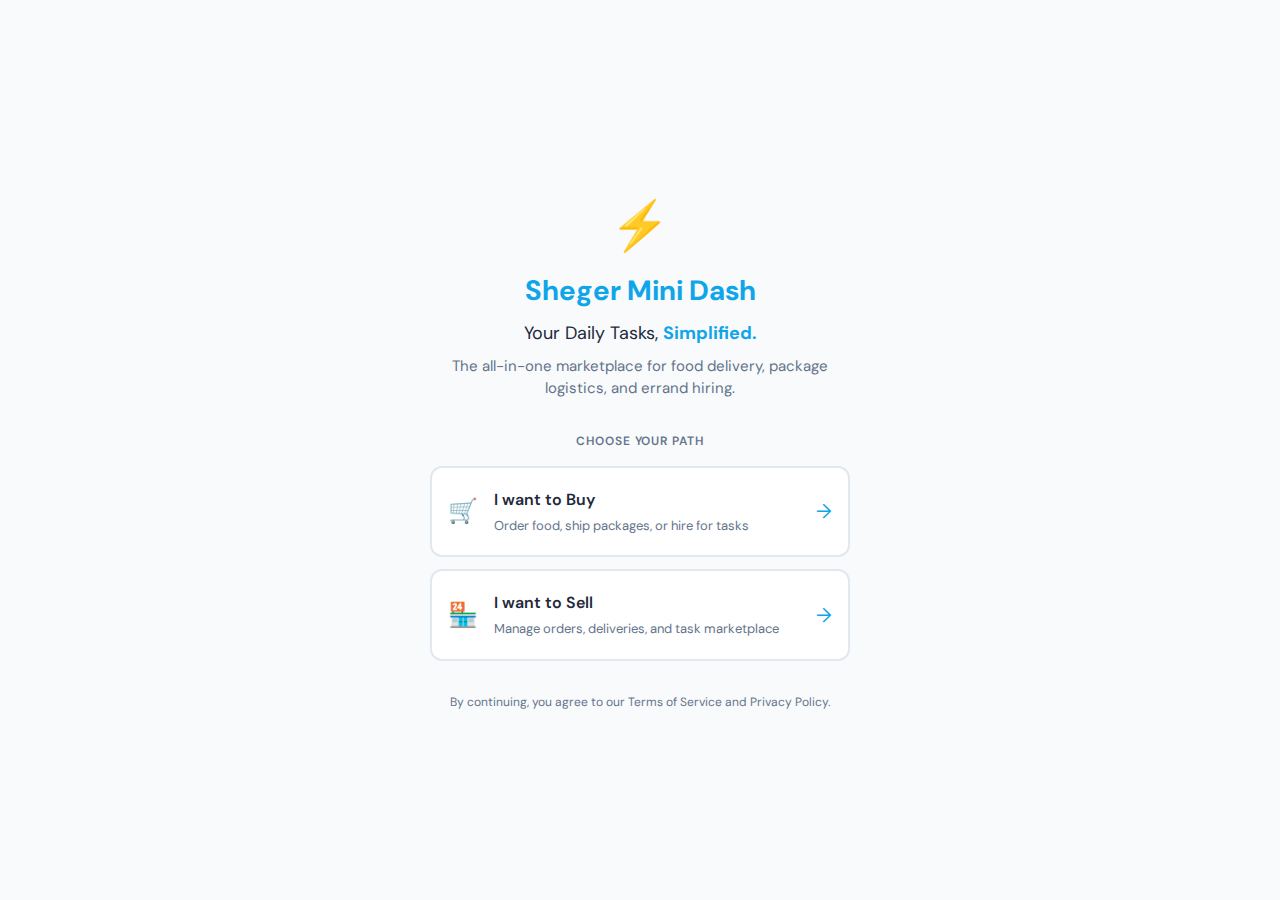
<file: index.html>
<!DOCTYPE html>
<html lang="en">
<head>
  <meta charset="UTF-8">
  <meta name="viewport" content="width=device-width, initial-scale=1.0">
  <title>Sheger Mini Dash | Welcome</title>
  <link rel="stylesheet" href="style.css">
  <link href="https://fonts.googleapis.com/css2?family=DM+Sans:wght@400;500;600;700&display=swap" rel="stylesheet">
</head>
<body>
  <div class="onboarding-page">
    <div class="onboarding-content">
      <div class="onboarding-logo">⚡</div>
      <h1 class="onboarding-title">Sheger Mini Dash</h1>
      <p class="onboarding-tagline">Your Daily Tasks, <strong>Simplified.</strong></p>
      <p class="onboarding-desc">The all-in-one marketplace for food delivery, package logistics, and errand hiring.</p>
      
      <p class="choose-path-label">CHOOSE YOUR PATH</p>
      <div class="path-cards">
        <a href="buyer-food.html" class="path-card">
          <span class="path-icon">🛒</span>
          <div class="path-text">
            <span class="path-title">I want to Buy</span>
            <span class="path-desc">Order food, ship packages, or hire for tasks</span>
          </div>
          <span class="path-arrow">→</span>
        </a>
        <a href="seller-dashboard.html" class="path-card">
          <span class="path-icon">🏪</span>
          <div class="path-text">
            <span class="path-title">I want to Sell</span>
            <span class="path-desc">Manage orders, deliveries, and task marketplace</span>
          </div>
          <span class="path-arrow">→</span>
        </a>
      </div>
      
      <p class="onboarding-footer">By continuing, you agree to our Terms of Service and Privacy Policy.</p>
    </div>
  </div>
</body>
</html>
</file>
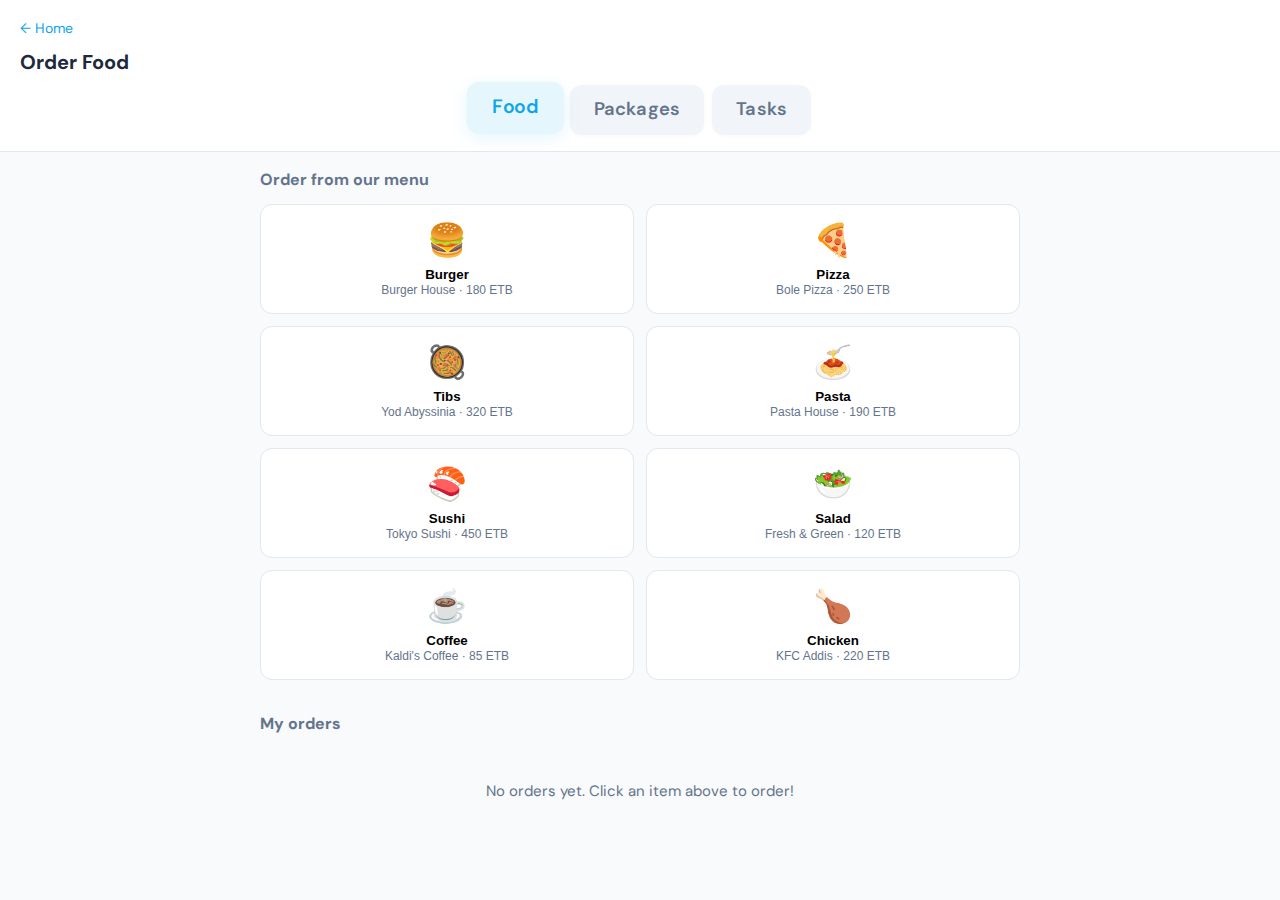
<file: buyer-food.html>
<!DOCTYPE html>
<html lang="en">
<head>
  <meta charset="UTF-8">
  <meta name="viewport" content="width=device-width, initial-scale=1.0">
  <title>Order Food | Sheger Mini Dash</title>
  <link rel="stylesheet" href="style.css">
  <link rel="stylesheet" href="buyer-food.css">
  <link href="https://fonts.googleapis.com/css2?family=DM+Sans:wght@400;500;600;700&display=swap" rel="stylesheet">
</head>
<body class="buyer-page">
  <header class="page-header">
    <a href="index.html" class="back-link">← Home</a>
    <h1>Order Food</h1>
    <nav class="page-nav">
      <a href="buyer-food.html" class="active">Food</a>
      <a href="buyer-packages.html">Packages</a>
      <a href="buyer-tasks.html">Tasks</a>
    </nav>
  </header>

  <main class="page-main">
    <section class="items-section">
      <h2>Order from our menu</h2>
      <div class="item-grid" id="food-items-grid"></div>
    </section>
    <section class="orders-section">
      <h2>My orders</h2>
      <div class="cards-grid" id="buyer-food-orders-list"></div>
    </section>
  </main>

  <script src="shared.js"></script>
  <script src="buyer-food.js"></script>
</body>
</html>
</file>
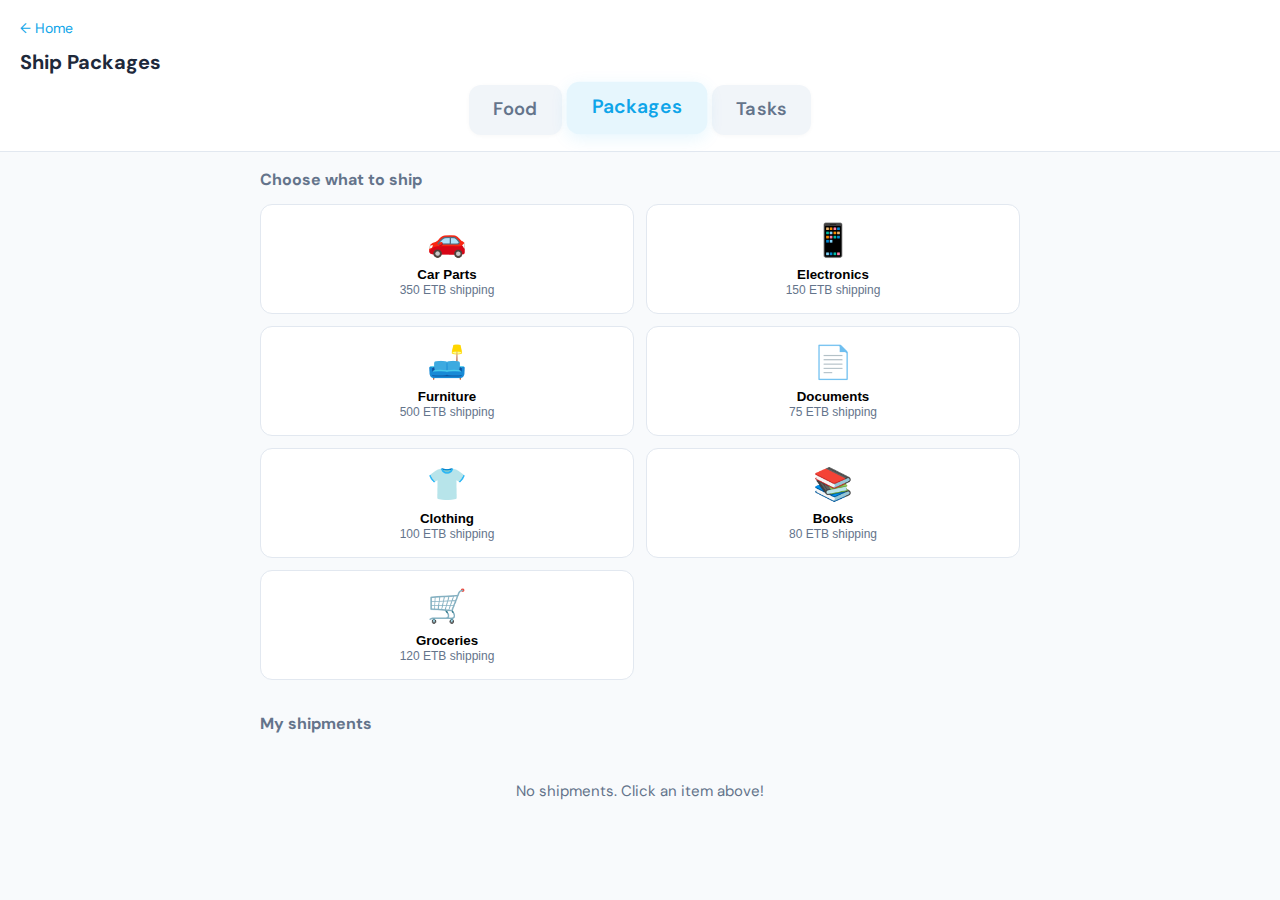
<file: buyer-packages.html>
<!DOCTYPE html>
<html lang="en">
<head>
  <meta charset="UTF-8">
  <meta name="viewport" content="width=device-width, initial-scale=1.0">
  <title>Ship Packages | Sheger Mini Dash</title>
  <link rel="stylesheet" href="style.css">
  <link rel="stylesheet" href="buyer-packages.css">
  <link href="https://fonts.googleapis.com/css2?family=DM+Sans:wght@400;500;600;700&display=swap" rel="stylesheet">
</head>
<body class="buyer-page">
  <header class="page-header">
    <a href="index.html" class="back-link">← Home</a>
    <h1>Ship Packages</h1>
    <nav class="page-nav">
      <a href="buyer-food.html">Food</a>
      <a href="buyer-packages.html" class="active">Packages</a>
      <a href="buyer-tasks.html">Tasks</a>
    </nav>
  </header>

  <main class="page-main">
    <section class="items-section">
      <h2>Choose what to ship</h2>
      <div class="item-grid" id="package-items-grid"></div>
    </section>
    <section class="orders-section">
      <h2>My shipments</h2>
      <div class="cards-grid" id="buyer-packages-list"></div>
    </section>
  </main>

  <script src="shared.js"></script>
  <script src="buyer-packages.js"></script>
</body>
</html>
</file>
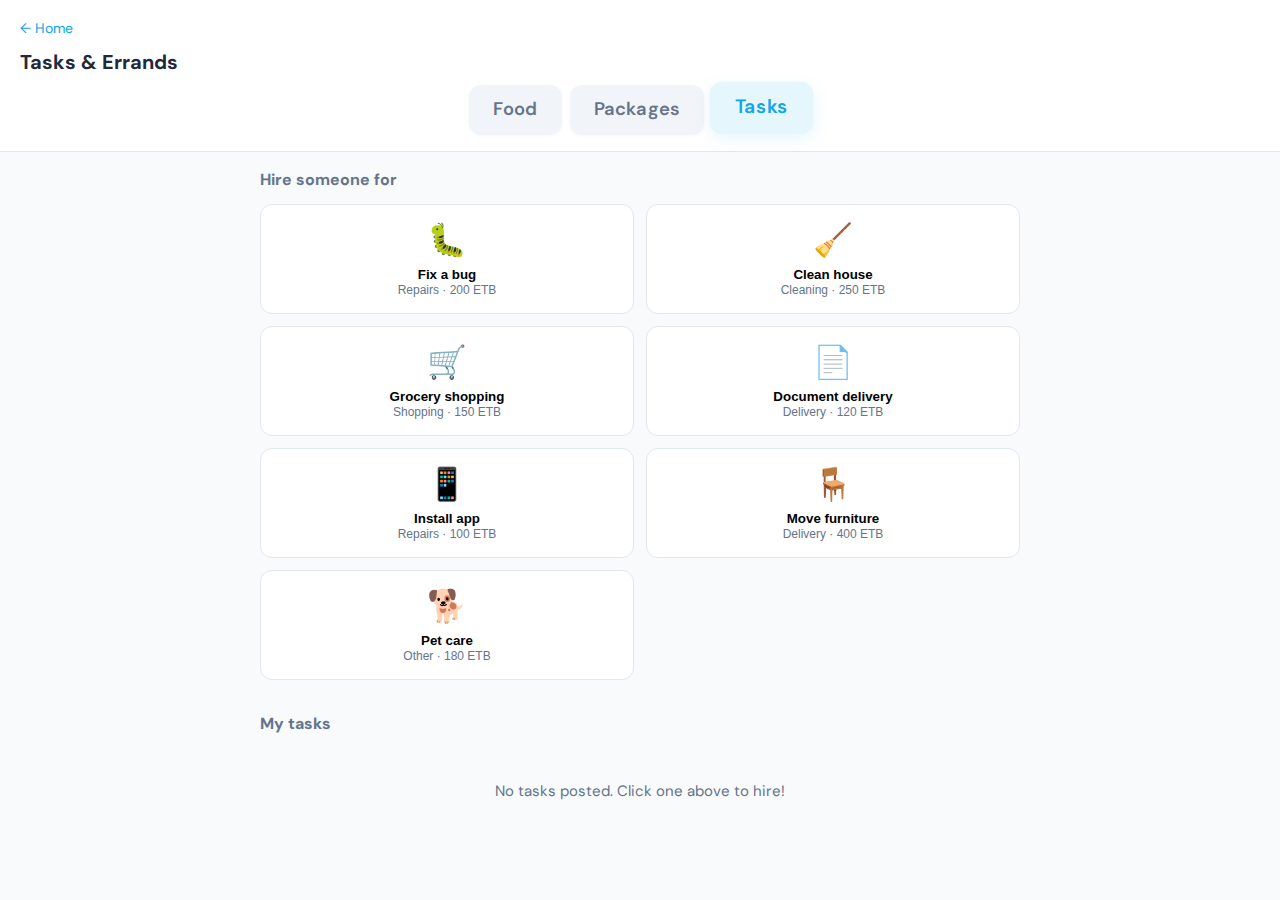
<file: buyer-tasks.html>
<!DOCTYPE html>
<html lang="en">
<head>
  <meta charset="UTF-8">
  <meta name="viewport" content="width=device-width, initial-scale=1.0">
  <title>Tasks & Errands | Sheger Mini Dash</title>
  <link rel="stylesheet" href="style.css">
  <link rel="stylesheet" href="buyer-tasks.css">
  <link href="https://fonts.googleapis.com/css2?family=DM+Sans:wght@400;500;600;700&display=swap" rel="stylesheet">
</head>
<body class="buyer-page">
  <header class="page-header">
    <a href="index.html" class="back-link">← Home</a>
    <h1>Tasks & Errands</h1>
    <nav class="page-nav">
      <a href="buyer-food.html">Food</a>
      <a href="buyer-packages.html">Packages</a>
      <a href="buyer-tasks.html" class="active">Tasks</a>
    </nav>
  </header>

  <main class="page-main">
    <section class="items-section">
      <h2>Hire someone for</h2>
      <div class="item-grid" id="task-items-grid"></div>
    </section>
    <section class="orders-section">
      <h2>My tasks</h2>
      <div class="cards-grid" id="buyer-tasks-list"></div>
    </section>
  </main>

  <script src="shared.js"></script>
  <script src="buyer-tasks.js"></script>
</body>
</html>
</file>
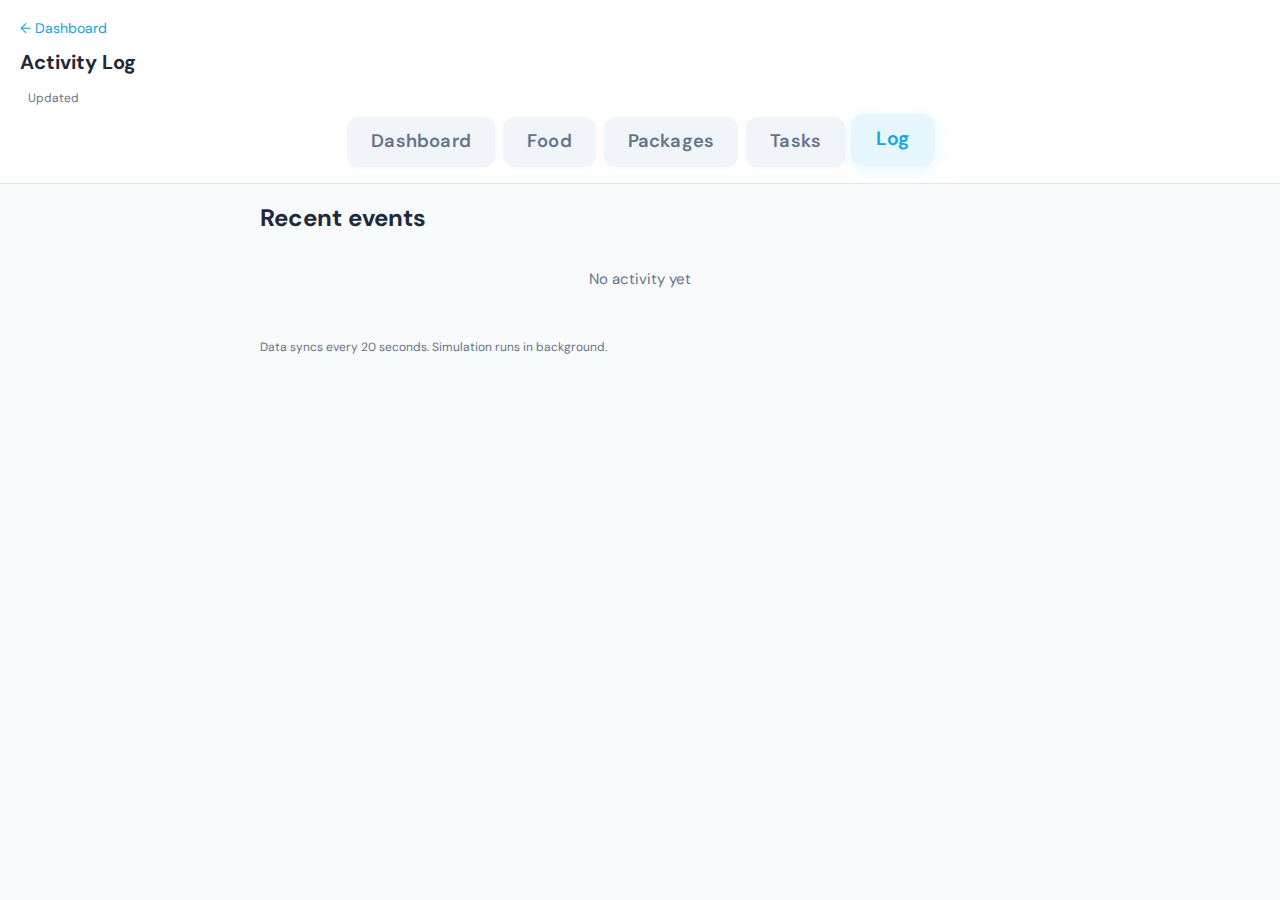
<file: seller-activity.html>
<!DOCTYPE html>
<html lang="en">
<head>
  <meta charset="UTF-8">
  <meta name="viewport" content="width=device-width, initial-scale=1.0">
  <title>Activity Log | Sheger Mini Dash</title>
  <link rel="stylesheet" href="style.css">
  <link rel="stylesheet" href="seller.css">
  <link href="https://fonts.googleapis.com/css2?family=DM+Sans:wght@400;500;600;700&display=swap" rel="stylesheet">
</head>
<body class="seller-page">
  <header class="page-header">
    <a href="seller-dashboard.html" class="back-link">← Dashboard</a>
    <h1>Activity Log</h1>
    <span class="pulse-badge" id="pulse-time">Updated</span>
    <nav class="page-nav">
      <a href="seller-dashboard.html">Dashboard</a>
      <a href="seller-food.html">Food</a>
      <a href="seller-packages.html">Packages</a>
      <a href="seller-tasks.html">Tasks</a>
      <a href="seller-activity.html" class="active">Log</a>
    </nav>
  </header>

  <main class="page-main">
    <h2>Recent events</h2>
    <div class="activity-list" id="activity-log"></div>
    <p class="disclaimer">Data syncs every 20 seconds. Simulation runs in background.</p>
  </main>

  <script src="shared.js"></script>
  <script src="seller-activity.js"></script>
</body>
</html>
</file>
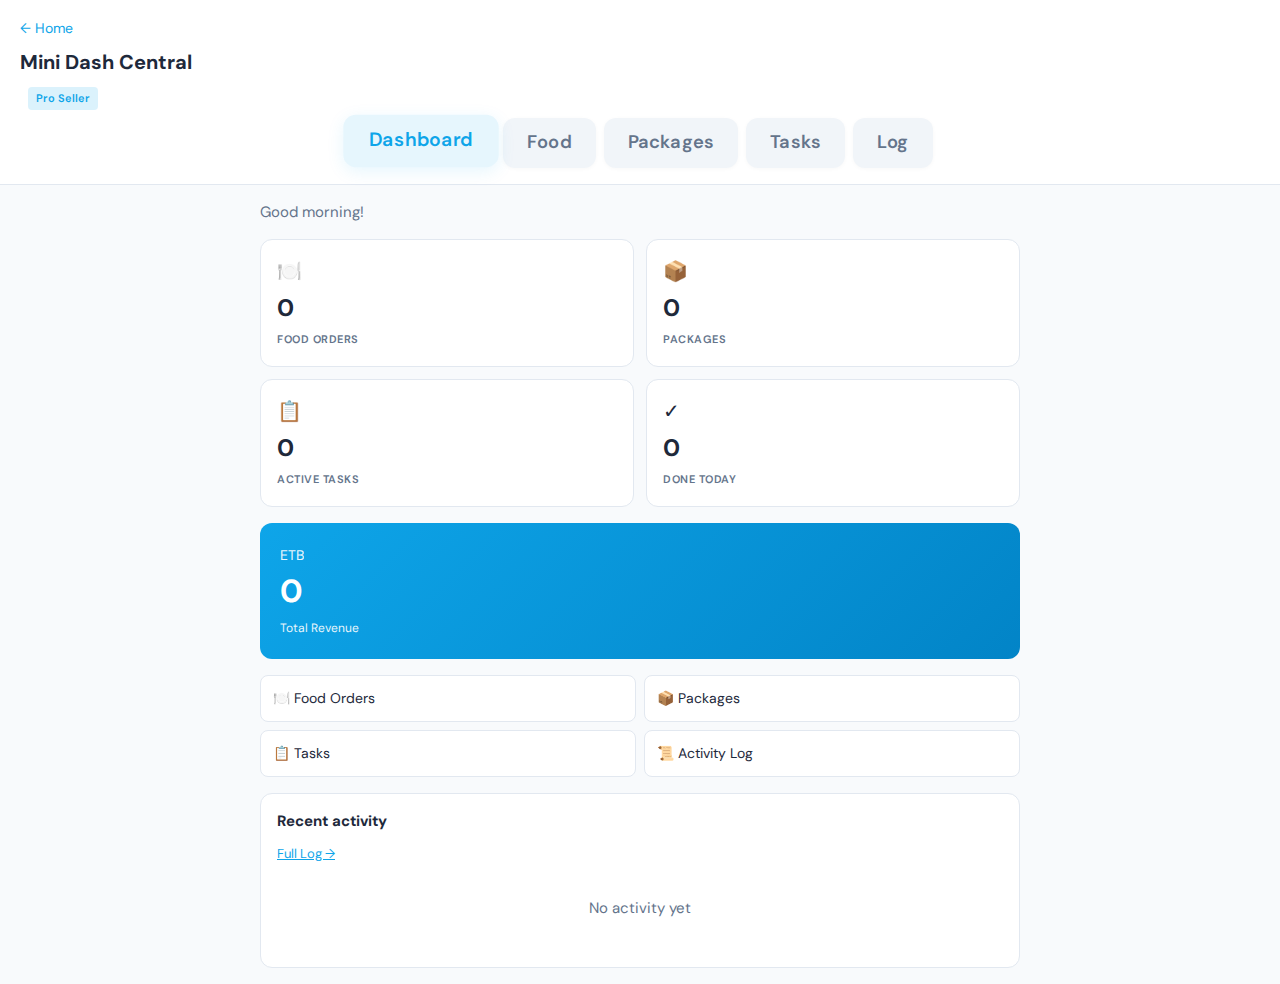
<file: seller-dashboard.html>
<!DOCTYPE html>
<html lang="en">
<head>
  <meta charset="UTF-8">
  <meta name="viewport" content="width=device-width, initial-scale=1.0">
  <title>Dashboard | Sheger Mini Dash</title>
  <link rel="stylesheet" href="style.css">
  <link rel="stylesheet" href="seller.css">
  <link href="https://fonts.googleapis.com/css2?family=DM+Sans:wght@400;500;600;700&display=swap" rel="stylesheet">
</head>
<body class="seller-page">
  <header class="page-header seller-header">
    <a href="index.html" class="back-link">← Home</a>
    <h1>Mini Dash Central</h1>
    <span class="pro-badge">Pro Seller</span>
    <nav class="page-nav">
      <a href="seller-dashboard.html" class="active">Dashboard</a>
      <a href="seller-food.html">Food</a>
      <a href="seller-packages.html">Packages</a>
      <a href="seller-tasks.html">Tasks</a>
      <a href="seller-activity.html">Log</a>
    </nav>
  </header>

  <main class="page-main">
    <p class="greeting" id="greeting">Good morning!</p>
    <div class="metric-cards">
      <div class="metric-card">
        <span class="metric-icon">🍽️</span>
        <span class="metric-value" id="active-food-count">0</span>
        <span class="metric-label">FOOD ORDERS</span>
      </div>
      <div class="metric-card">
        <span class="metric-icon">📦</span>
        <span class="metric-value" id="active-package-count">0</span>
        <span class="metric-label">PACKAGES</span>
      </div>
      <div class="metric-card">
        <span class="metric-icon">📋</span>
        <span class="metric-value" id="active-task-count">0</span>
        <span class="metric-label">ACTIVE TASKS</span>
      </div>
      <div class="metric-card">
        <span class="metric-icon">✓</span>
        <span class="metric-value" id="completed-today-count">0</span>
        <span class="metric-label">DONE TODAY</span>
      </div>
    </div>
    <div class="revenue-card">
      <span class="revenue-icon">ETB</span>
      <span class="revenue-value" id="total-revenue">0</span>
      <span class="revenue-label">Total Revenue</span>
    </div>
    <div class="quick-links">
      <a href="seller-food.html" class="quick-link">🍽️ Food Orders</a>
      <a href="seller-packages.html" class="quick-link">📦 Packages</a>
      <a href="seller-tasks.html" class="quick-link">📋 Tasks</a>
      <a href="seller-activity.html" class="quick-link">📜 Activity Log</a>
    </div>
    <div class="activity-preview">
      <h3>Recent activity</h3>
      <a href="seller-activity.html">Full Log →</a>
      <div id="activity-preview"></div>
    </div>
  </main>

  <script src="shared.js"></script>
  <script src="seller-dashboard.js"></script>
</body>
</html>
</file>
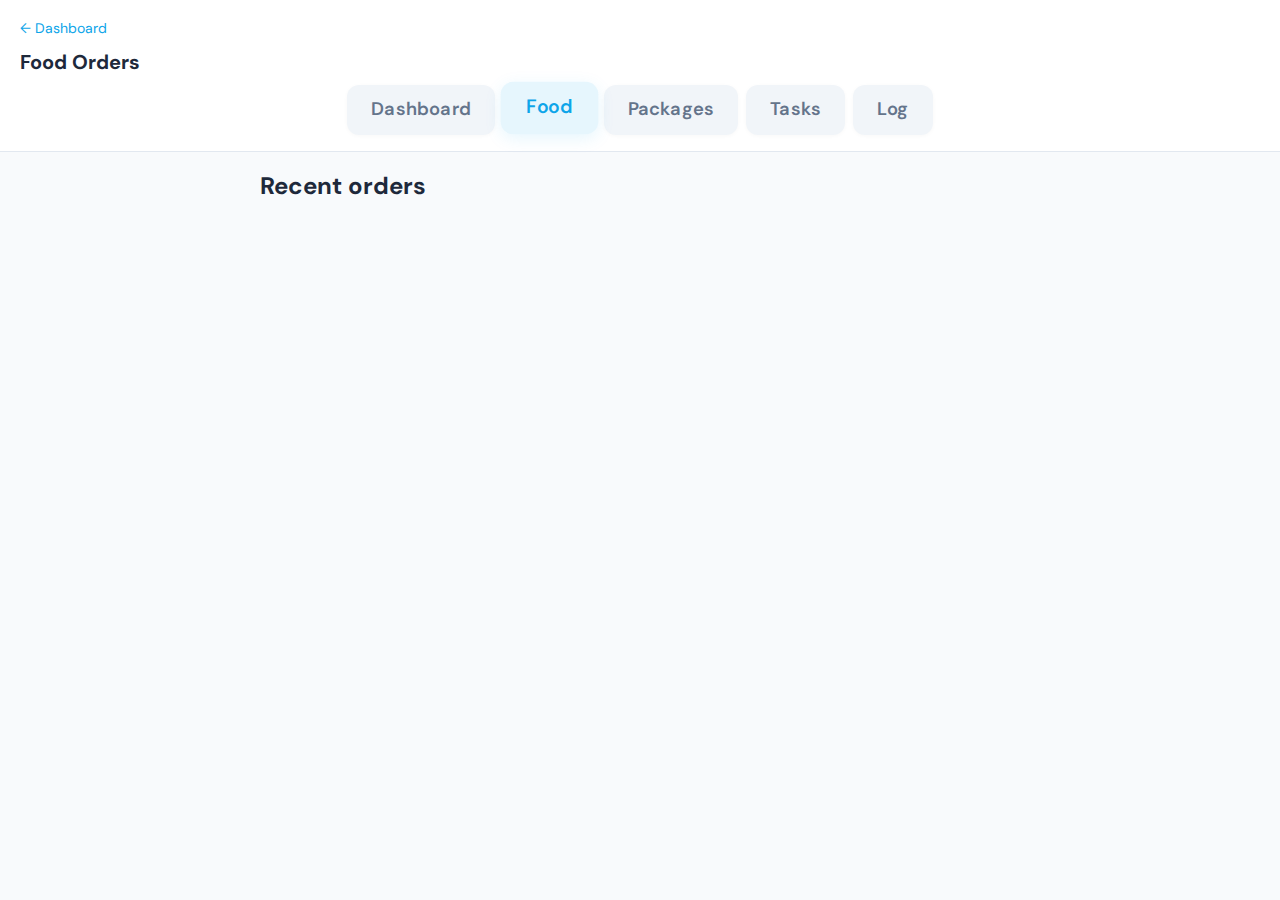
<file: seller-food.html>
<!DOCTYPE html>
<html lang="en">
<head>
  <meta charset="UTF-8">
  <meta name="viewport" content="width=device-width, initial-scale=1.0">
  <title>Food Orders | Sheger Mini Dash</title>
  <link rel="stylesheet" href="style.css">
  <link rel="stylesheet" href="seller.css">
  <link href="https://fonts.googleapis.com/css2?family=DM+Sans:wght@400;500;600;700&display=swap" rel="stylesheet">
</head>
<body class="seller-page">
  <header class="page-header">
    <a href="seller-dashboard.html" class="back-link">← Dashboard</a>
    <h1>Food Orders</h1>
    <nav class="page-nav">
      <a href="seller-dashboard.html">Dashboard</a>
      <a href="seller-food.html" class="active">Food</a>
      <a href="seller-packages.html">Packages</a>
      <a href="seller-tasks.html">Tasks</a>
      <a href="seller-activity.html">Log</a>
    </nav>
  </header>

  <main class="page-main">
    <h2>Recent orders</h2>
    <div class="cards-grid" id="food-orders-list"></div>
  </main>

  <script src="shared.js"></script>
  <script src="seller-food.js"></script>
</body>
</html>
</file>
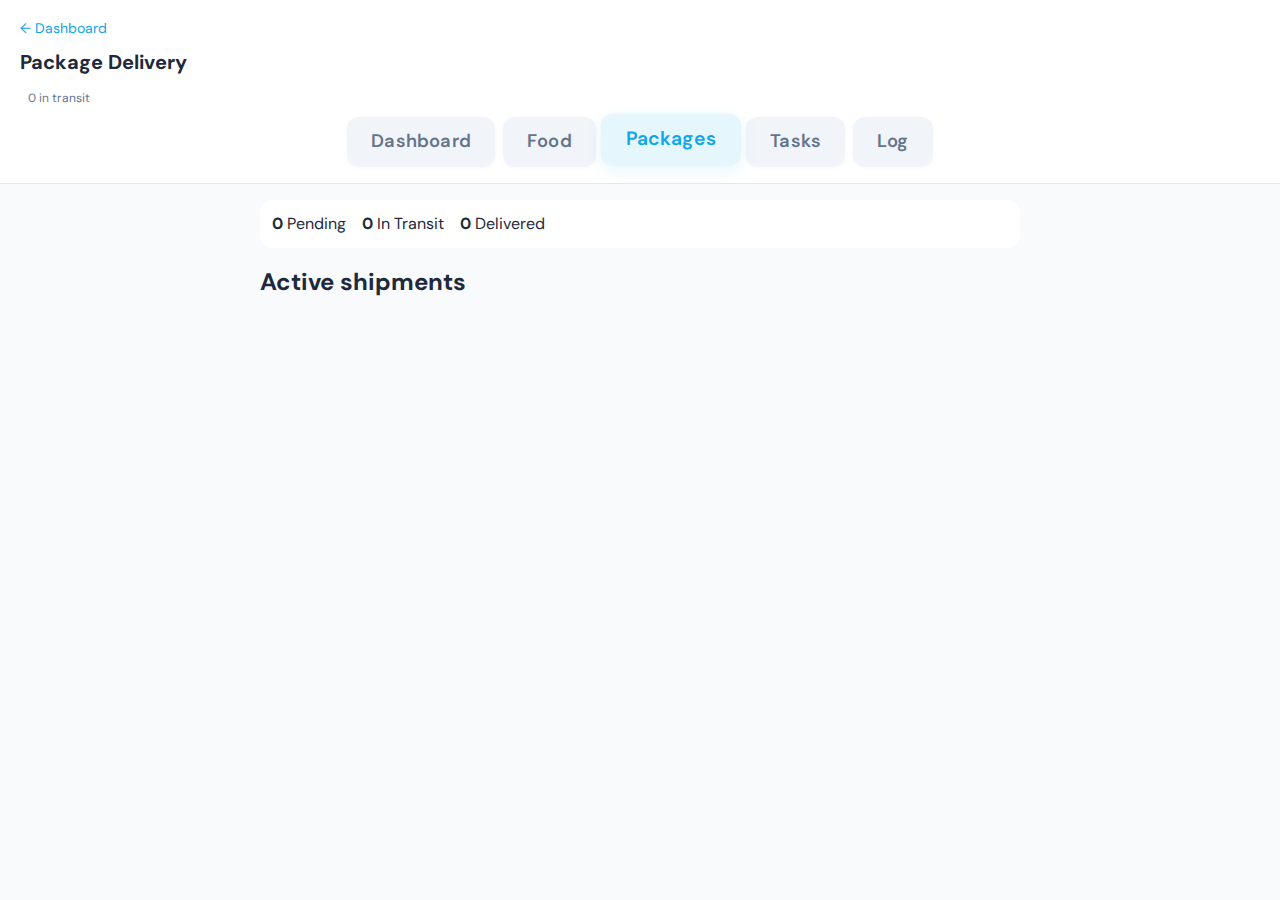
<file: seller-packages.html>
<!DOCTYPE html>
<html lang="en">
<head>
  <meta charset="UTF-8">
  <meta name="viewport" content="width=device-width, initial-scale=1.0">
  <title>Packages | Sheger Mini Dash</title>
  <link rel="stylesheet" href="style.css">
  <link rel="stylesheet" href="seller.css">
  <link href="https://fonts.googleapis.com/css2?family=DM+Sans:wght@400;500;600;700&display=swap" rel="stylesheet">
</head>
<body class="seller-page">
  <header class="page-header">
    <a href="seller-dashboard.html" class="back-link">← Dashboard</a>
    <h1>Package Delivery</h1>
    <span class="transit-badge" id="packages-transit">0 in transit</span>
    <nav class="page-nav">
      <a href="seller-dashboard.html">Dashboard</a>
      <a href="seller-food.html">Food</a>
      <a href="seller-packages.html" class="active">Packages</a>
      <a href="seller-tasks.html">Tasks</a>
      <a href="seller-activity.html">Log</a>
    </nav>
  </header>

  <main class="page-main">
    <div class="logistics-overview">
      <span><strong id="pkg-pending">0</strong> Pending</span>
      <span><strong id="pkg-transit">0</strong> In Transit</span>
      <span><strong id="pkg-success">0</strong> Delivered</span>
    </div>
    <h2>Active shipments</h2>
    <div class="cards-grid" id="packages-list"></div>
  </main>

  <script src="shared.js"></script>
  <script src="seller-packages.js"></script>
</body>
</html>
</file>
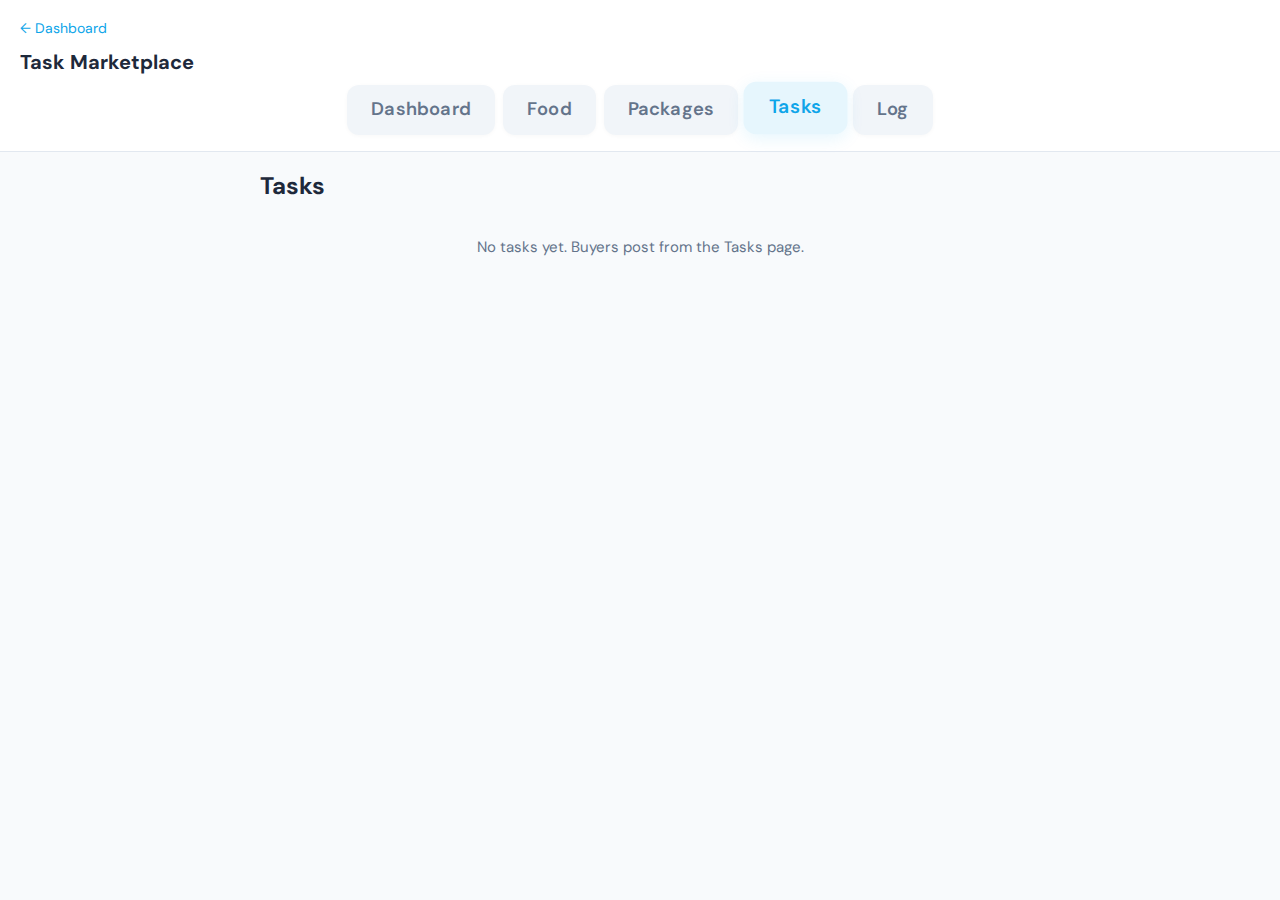
<file: seller-tasks.html>
<!DOCTYPE html>
<html lang="en">
<head>
  <meta charset="UTF-8">
  <meta name="viewport" content="width=device-width, initial-scale=1.0">
  <title>Task Marketplace | Sheger Mini Dash</title>
  <link rel="stylesheet" href="style.css">
  <link rel="stylesheet" href="seller.css">
  <link href="https://fonts.googleapis.com/css2?family=DM+Sans:wght@400;500;600;700&display=swap" rel="stylesheet">
</head>
<body class="seller-page">
  <header class="page-header">
    <a href="seller-dashboard.html" class="back-link">← Dashboard</a>
    <h1>Task Marketplace</h1>
    <nav class="page-nav">
      <a href="seller-dashboard.html">Dashboard</a>
      <a href="seller-food.html">Food</a>
      <a href="seller-packages.html">Packages</a>
      <a href="seller-tasks.html" class="active">Tasks</a>
      <a href="seller-activity.html">Log</a>
    </nav>
  </header>

  <main class="page-main">
    <h2>Tasks</h2>
    <div class="cards-grid" id="tasks-list"></div>
  </main>

  <script src="shared.js"></script>
  <script src="seller-tasks.js"></script>
</body>
</html>
</file>
<file: style.css>
/* Sheger Mini Dash - Base styles */

:root {
  --bg: #f8fafc;
  --bg-card: #ffffff;
  --accent: #0ea5e9;
  --accent-hover: #0284c7;
  --text: #1e293b;
  --text-muted: #64748b;
  --border: #e2e8f0;
  --radius: 12px;
  --radius-sm: 8px;
}

*, *::before, *::after { box-sizing: border-box; margin: 0; padding: 0; }

body {
  font-family: 'DM Sans', -apple-system, sans-serif;
  background: var(--bg);
  color: var(--text);
  line-height: 1.5;
  min-height: 100vh;
}

/* Onboarding */
.onboarding-page {
  min-height: 100vh;
  display: flex;
  align-items: center;
  justify-content: center;
  padding: 2rem;
}

.onboarding-content {
  max-width: 420px;
  width: 100%;
  text-align: center;
}

.onboarding-logo { font-size: 3rem; margin-bottom: 0.5rem; }

.onboarding-title {
  font-size: 1.75rem;
  font-weight: 700;
  color: var(--accent);
  margin-bottom: 0.5rem;
}

.onboarding-tagline { font-size: 1.125rem; margin-bottom: 0.5rem; }
.onboarding-tagline strong { color: var(--accent); }

.onboarding-desc {
  font-size: 0.9375rem;
  color: var(--text-muted);
  margin-bottom: 2rem;
}

.choose-path-label {
  font-size: 0.75rem;
  font-weight: 600;
  letter-spacing: 0.08em;
  color: var(--text-muted);
  margin-bottom: 1rem;
}

.path-cards { display: flex; flex-direction: column; gap: 0.75rem; }

.path-card {
  display: flex;
  align-items: center;
  gap: 1rem;
  padding: 1.25rem 1rem;
  background: var(--bg-card);
  border: 2px solid var(--border);
  border-radius: var(--radius);
  cursor: pointer;
  text-align: left;
  text-decoration: none;
  color: inherit;
  transition: 0.2s;
}

.path-card:hover {
  border-color: var(--accent);
  box-shadow: 0 2px 8px rgba(0,0,0,0.06);
}

.path-icon { font-size: 1.5rem; flex-shrink: 0; }
.path-text { flex: 1; }
.path-title { font-size: 1rem; font-weight: 600; display: block; }
.path-desc { font-size: 0.8125rem; color: var(--text-muted); display: block; margin-top: 0.25rem; }
.path-arrow { font-size: 1.25rem; color: var(--accent); }

.onboarding-footer { font-size: 0.75rem; color: var(--text-muted); margin-top: 2rem; }

/* Page header (all pages) */
.page-header {
  background: var(--bg-card);
  padding: 1rem 1.25rem;
  border-bottom: 1px solid var(--border);
}

.back-link {
  display: inline-block;
  font-size: 0.875rem;
  color: var(--accent);
  text-decoration: none;
  margin-bottom: 0.5rem;
}

.back-link:hover { text-decoration: underline; }

.page-header h1 { font-size: 1.25rem; margin-bottom: 0.5rem; }

.page-nav {
  display: flex;
  gap: 0.5rem;
  flex-wrap: wrap;
}


.page-nav {
  margin-top: 0.5rem;
  justify-content: center;
}

.page-nav a {
  font-size: 1.15rem;
  font-weight: 600;
  color: var(--text-muted);
  text-decoration: none;
  padding: 0.7rem 1.5rem;
  border-radius: var(--radius);
  background: #f1f5f9;
  transition: background 0.2s, color 0.2s, transform 0.1s;
  box-shadow: 0 1px 4px rgba(0,0,0,0.03);
  letter-spacing: 0.01em;
}

.page-nav a:hover, .page-nav a.active {
  color: #fff;
  background: var(--accent);
  transform: translateY(-2px) scale(1.05);
  box-shadow: 0 4px 16px rgba(14,165,233,0.10);
}

.page-nav a:hover, .page-nav a.active {
  color: var(--accent);
  background: rgba(14, 165, 233, 0.1);
}

.page-main {
  padding: 1rem 1.25rem;
  max-width: 800px;
  margin: 0 auto;
}

/* Shared components */
.item-card {
  background: var(--bg-card);
  border-radius: var(--radius);
  padding: 1rem;
  border: 1px solid var(--border);
}

.item-card-header {
  display: flex;
  justify-content: space-between;
  align-items: flex-start;
  margin-bottom: 0.75rem;
}

.item-id { font-size: 0.6875rem; font-weight: 600; color: var(--accent); }
.item-details { font-size: 0.875rem; color: var(--text-muted); }
.item-details p { margin: 0.2rem 0; }

.status-badge {
  font-size: 0.6875rem;
  padding: 0.2rem 0.5rem;
  border-radius: 999px;
  text-transform: capitalize;
}

.status-preparing, .status-processing, .status-open { background: #fef3c7; color: #b45309; }
.status-picked-up, .status-shipped, .status-accepted { background: #dbeafe; color: #1d4ed8; }
.status-on-the-way, .status-out-for-delivery, .status-in-progress { background: #e0e7ff; color: #4338ca; }
.status-delivered, .status-completed { background: #d1fae5; color: #059669; }

.item-card-actions { display: flex; gap: 0.5rem; flex-wrap: wrap; margin-top: 0.75rem; }

.btn {
  padding: 0.4rem 0.75rem;
  font-size: 0.8125rem;
  font-family: inherit;
  border: none;
  border-radius: var(--radius-sm);
  cursor: pointer;
}

.btn-status { background: var(--bg); color: var(--text-muted); border: 1px solid var(--border); }
.btn-status:hover { border-color: var(--accent); color: var(--accent); }
.btn-danger { background: #fef2f2; color: #dc2626; }
.btn-success { background: #d1fae5; color: #059669; }

.cards-grid { display: flex; flex-direction: column; gap: 0.75rem; }
.empty-state { text-align: center; padding: 2rem; color: var(--text-muted); font-size: 0.9375rem; }

.activity-item {
  padding: 0.75rem 1rem;
  background: var(--bg-card);
  border-radius: var(--radius-sm);
  border-left: 3px solid var(--accent);
  margin-bottom: 0.5rem;
}

.activity-item.food { border-left-color: #f59e0b; }
.activity-item.package { border-left-color: #8b5cf6; }
.activity-item.task { border-left-color: #10b981; }

.activity-time { font-size: 0.6875rem; color: var(--text-muted); display: block; margin-top: 0.25rem; }
</file>
<file: buyer-food.css>
/* Buyer Food page */

.items-section { margin-bottom: 2rem; }
.items-section h2, .orders-section h2 {
  font-size: 1rem;
  margin-bottom: 0.75rem;
  color: var(--text-muted);
}

.item-grid {
  display: grid;
  grid-template-columns: repeat(2, 1fr);
  gap: 0.75rem;
}

.item-grid .item-card.clickable {
  cursor: pointer;
  text-align: center;
  transition: 0.2s;
}

.item-grid .item-card.clickable:hover {
  border-color: var(--accent);
  box-shadow: 0 2px 8px rgba(14, 165, 233, 0.2);
}

.item-emoji { font-size: 2rem; display: block; margin-bottom: 0.5rem; }
.item-name { font-weight: 600; display: block; }
.item-meta { font-size: 0.75rem; color: var(--text-muted); }
</file>
<file: buyer-packages.css>
/* Buyer Packages - same as food */

.items-section { margin-bottom: 2rem; }
.items-section h2, .orders-section h2 {
  font-size: 1rem;
  margin-bottom: 0.75rem;
  color: var(--text-muted);
}

.item-grid {
  display: grid;
  grid-template-columns: repeat(2, 1fr);
  gap: 0.75rem;
}

.item-grid .item-card.clickable {
  cursor: pointer;
  text-align: center;
  transition: 0.2s;
}

.item-grid .item-card.clickable:hover {
  border-color: var(--accent);
  box-shadow: 0 2px 8px rgba(14, 165, 233, 0.2);
}

.item-emoji { font-size: 2rem; display: block; margin-bottom: 0.5rem; }
.item-name { font-weight: 600; display: block; }
.item-meta { font-size: 0.75rem; color: var(--text-muted); }
</file>
<file: buyer-tasks.css>
/* Buyer Tasks - same layout */

.items-section { margin-bottom: 2rem; }
.items-section h2, .orders-section h2 {
  font-size: 1rem;
  margin-bottom: 0.75rem;
  color: var(--text-muted);
}

.item-grid {
  display: grid;
  grid-template-columns: repeat(2, 1fr);
  gap: 0.75rem;
}

.item-grid .item-card.clickable {
  cursor: pointer;
  text-align: center;
  transition: 0.2s;
}

.item-grid .item-card.clickable:hover {
  border-color: var(--accent);
  box-shadow: 0 2px 8px rgba(14, 165, 233, 0.2);
}

.item-emoji { font-size: 2rem; display: block; margin-bottom: 0.5rem; }
.item-name { font-weight: 600; display: block; }
.item-meta { font-size: 0.75rem; color: var(--text-muted); }
</file>
<file: seller.css>
/* Seller pages */

.greeting { font-size: 0.9375rem; color: var(--text-muted); margin-bottom: 1rem; }

.metric-cards {
  display: grid;
  grid-template-columns: repeat(2, 1fr);
  gap: 0.75rem;
  margin-bottom: 1rem;
}

.metric-card {
  background: var(--bg-card);
  padding: 1rem;
  border-radius: var(--radius);
  border: 1px solid var(--border);
}

.metric-icon { font-size: 1.25rem; display: block; margin-bottom: 0.25rem; }
.metric-value { font-size: 1.5rem; font-weight: 700; display: block; }
.metric-label { font-size: 0.6875rem; font-weight: 600; letter-spacing: 0.05em; color: var(--text-muted); }

.revenue-card {
  background: linear-gradient(135deg, var(--accent), #0284c7);
  color: white;
  padding: 1.25rem;
  border-radius: var(--radius);
  margin-bottom: 1rem;
}

.revenue-icon { font-size: 0.875rem; opacity: 0.9; }
.revenue-value { font-size: 2rem; font-weight: 700; display: block; }
.revenue-label { font-size: 0.75rem; opacity: 0.9; }

.quick-links {
  display: grid;
  grid-template-columns: repeat(2, 1fr);
  gap: 0.5rem;
  margin-bottom: 1rem;
}

.quick-link {
  padding: 0.75rem;
  background: var(--bg-card);
  border: 1px solid var(--border);
  border-radius: var(--radius-sm);
  text-decoration: none;
  color: var(--text);
  font-size: 0.875rem;
}

.quick-link:hover { border-color: var(--accent); color: var(--accent); }

.activity-preview {
  background: var(--bg-card);
  padding: 1rem;
  border-radius: var(--radius);
  border: 1px solid var(--border);
}

.activity-preview h3 { font-size: 0.9375rem; margin-bottom: 0.5rem; }
.activity-preview a { font-size: 0.8125rem; color: var(--accent); }
.activity-preview-item { font-size: 0.8125rem; color: var(--text-muted); padding: 0.5rem 0; }

.pro-badge {
  display: inline-block;
  font-size: 0.6875rem;
  font-weight: 600;
  padding: 0.2rem 0.5rem;
  background: rgba(14, 165, 233, 0.15);
  color: var(--accent);
  border-radius: 4px;
  margin-left: 0.5rem;
}

.transit-badge { font-size: 0.75rem; color: var(--text-muted); margin-left: 0.5rem; }

.logistics-overview {
  display: flex;
  gap: 1rem;
  margin-bottom: 1rem;
  padding: 0.75rem;
  background: var(--bg-card);
  border-radius: var(--radius);
}

.pulse-badge { font-size: 0.75rem; color: var(--text-muted); margin-left: 0.5rem; }
.disclaimer { font-size: 0.75rem; color: var(--text-muted); margin-top: 1rem; }
</file>
